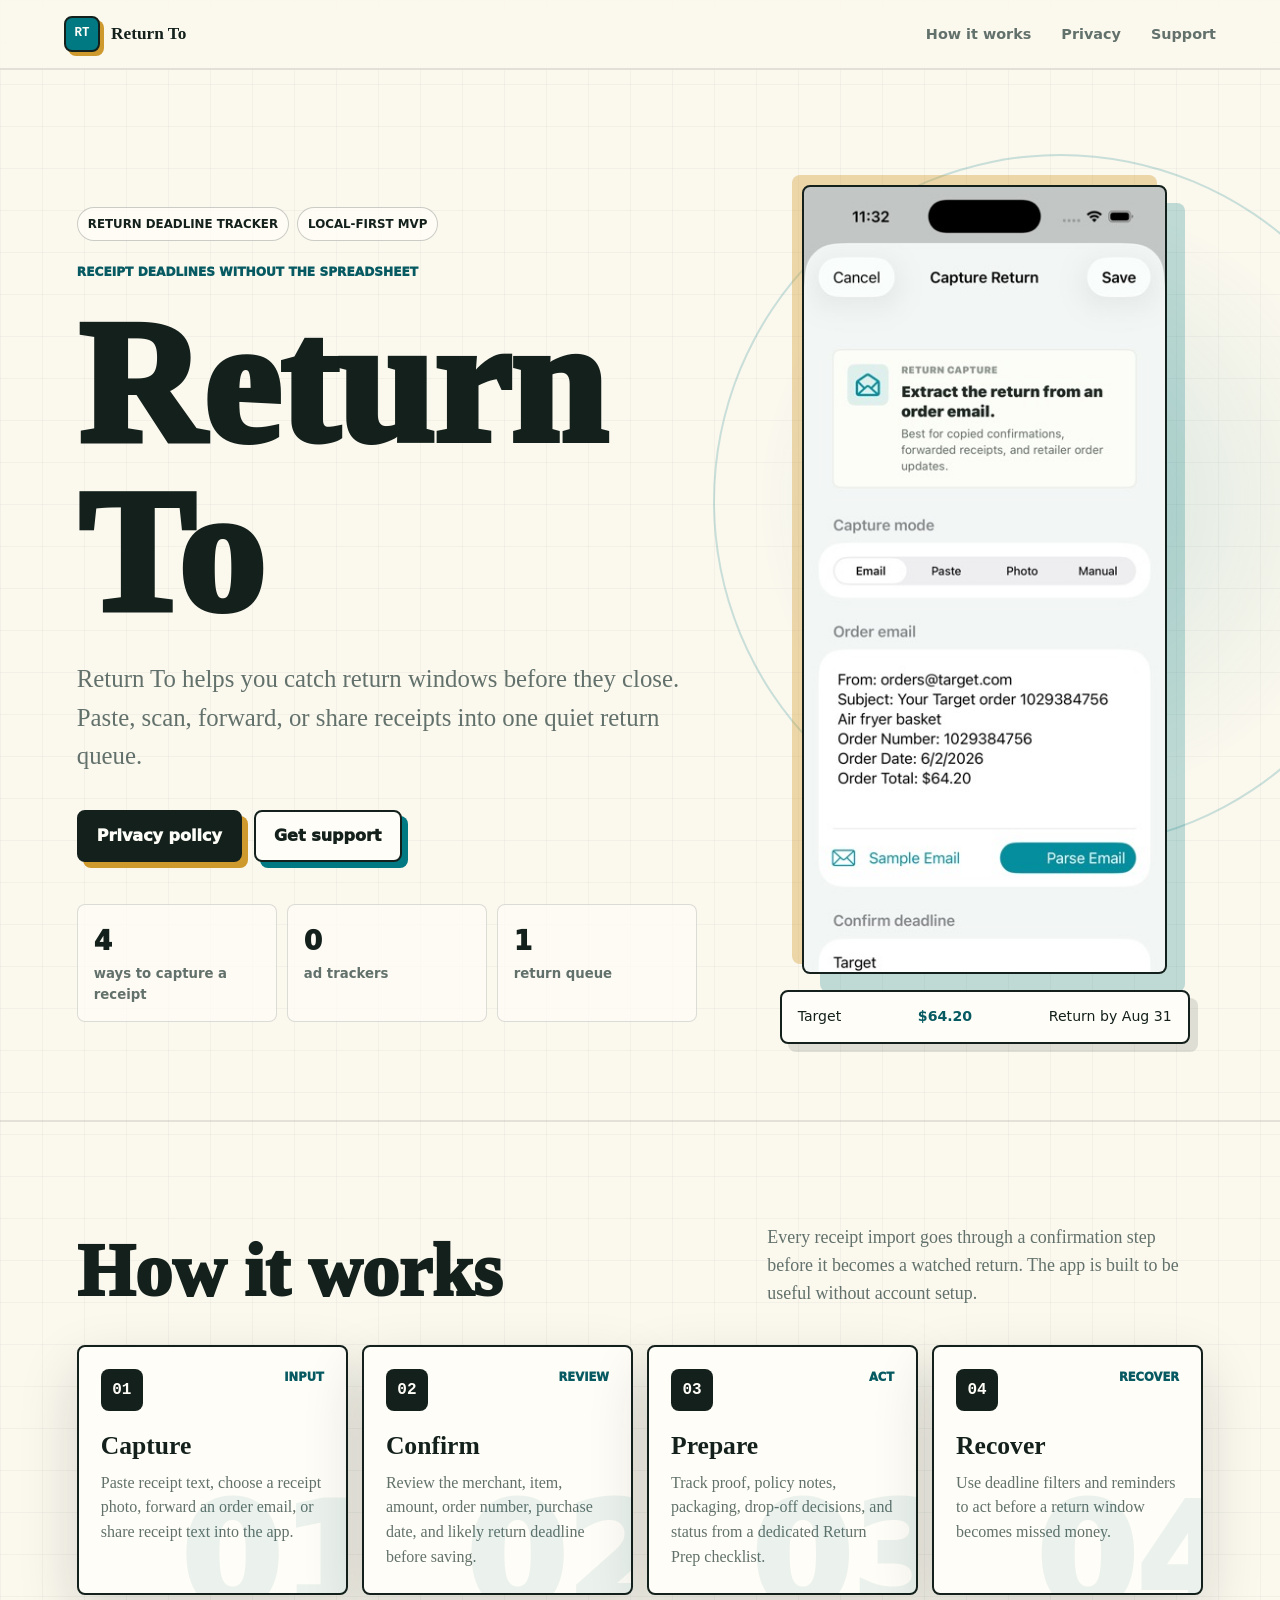
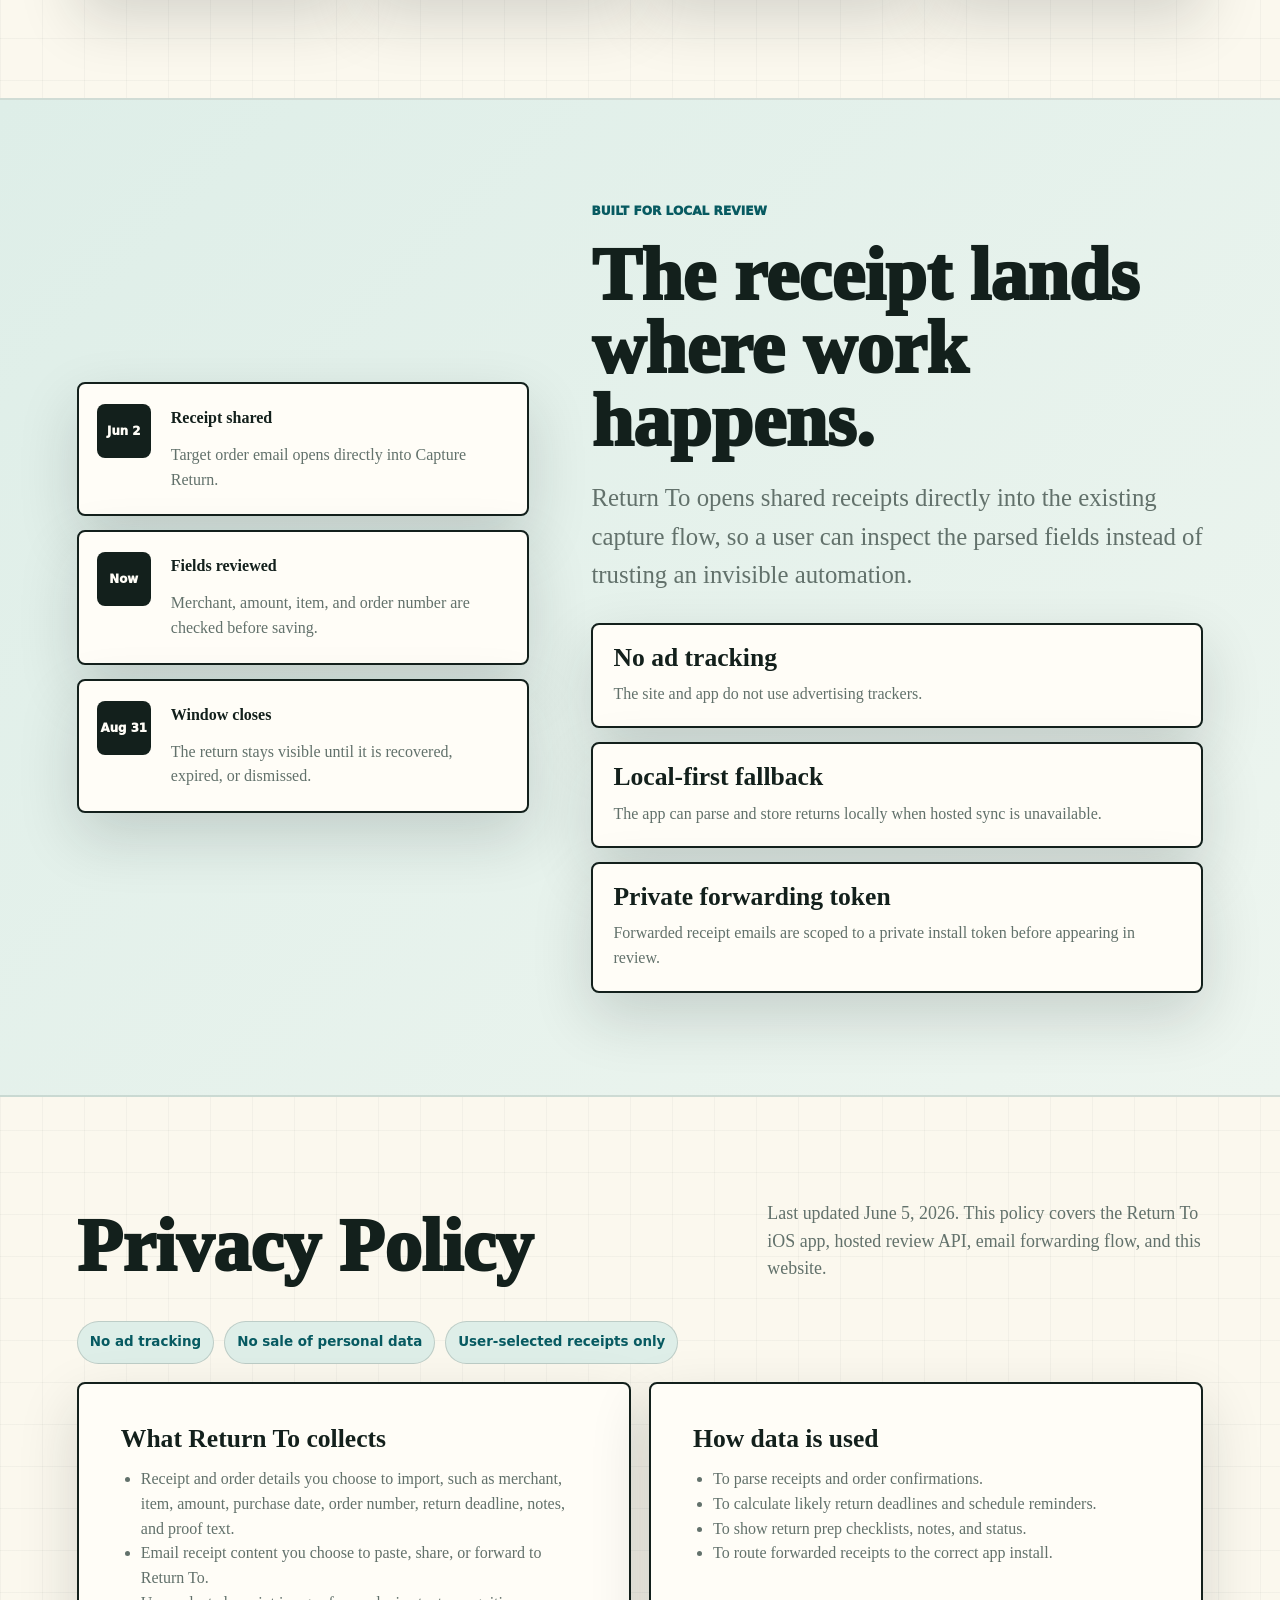
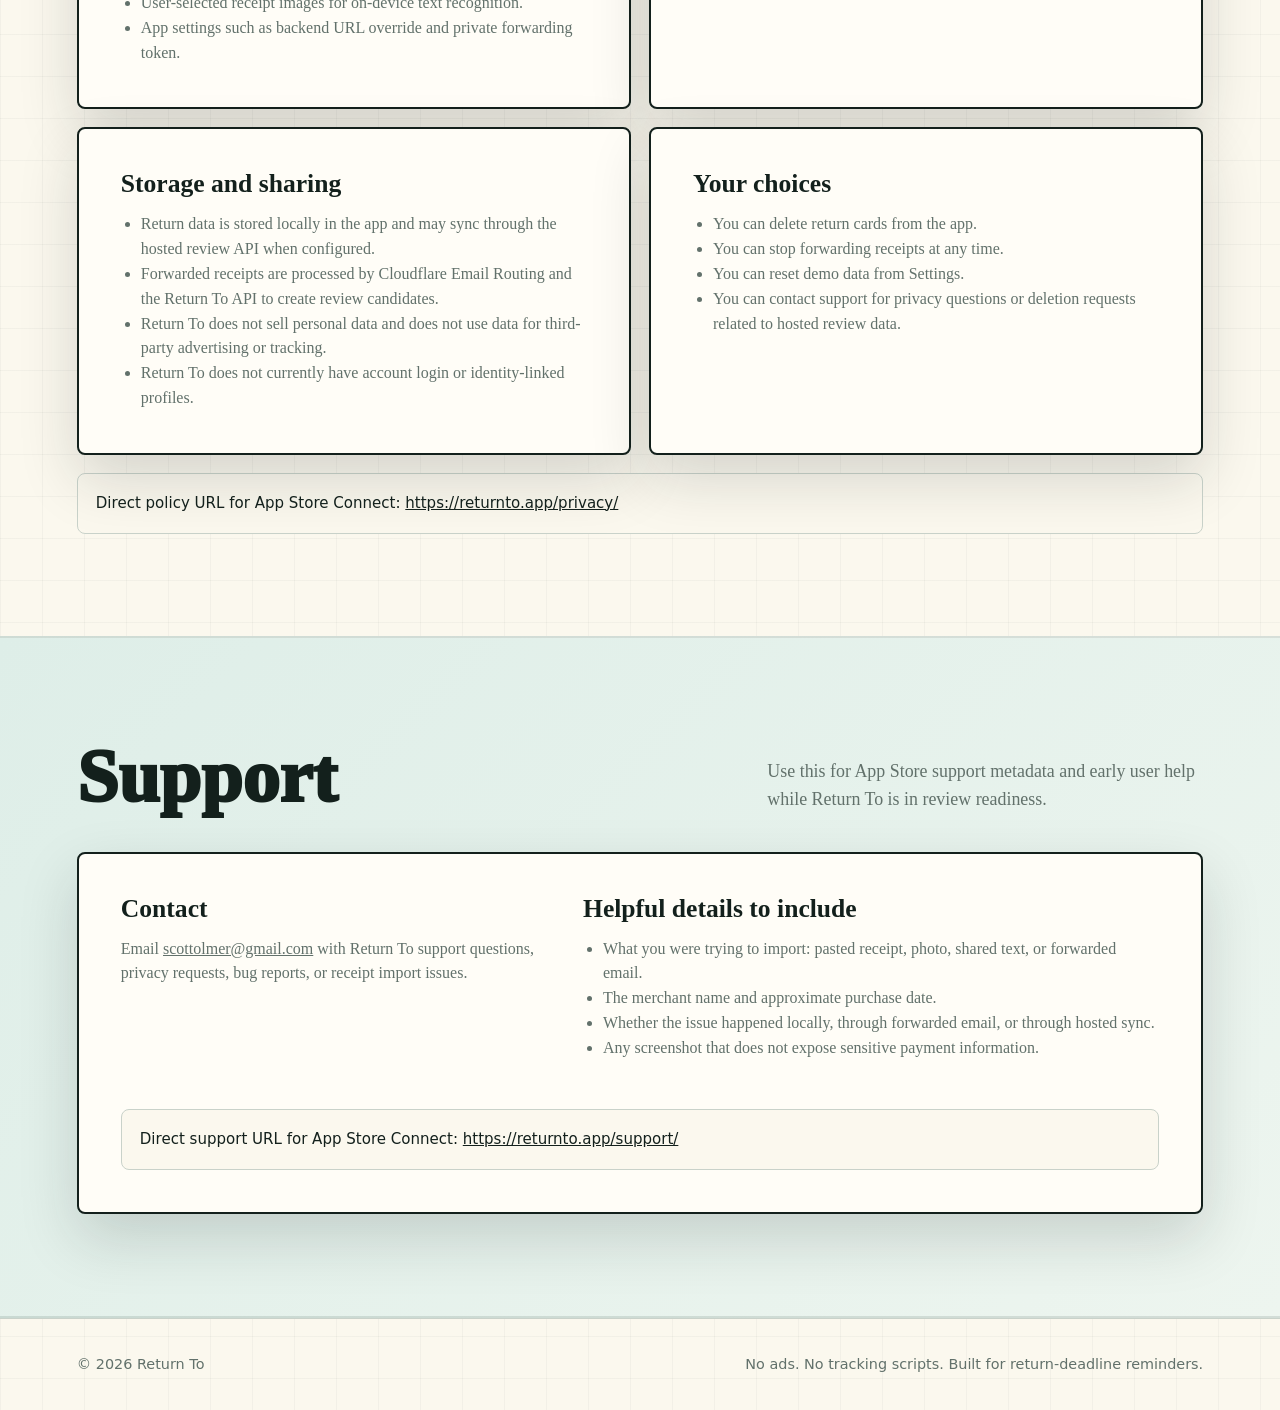
<file: index.html>
<!doctype html>
<html lang="en">
  <head>
    <meta charset="utf-8">
    <meta name="viewport" content="width=device-width, initial-scale=1">
    <title>Return To - Never miss a return window</title>
    <meta name="description" content="Return To watches receipts, calculates return deadlines, and reminds you before money becomes non-returnable.">
    <link rel="canonical" href="https://returnto.app/">
    <link rel="stylesheet" href="styles.css">
  </head>
  <body>
    <header class="site-header">
      <a class="brand" href="#top" aria-label="Return To home">
        <span class="brand-mark">RT</span>
        <span>Return To</span>
      </a>
      <nav class="site-nav" aria-label="Primary navigation">
        <a href="#how">How it works</a>
        <a href="#privacy">Privacy</a>
        <a href="#support">Support</a>
      </nav>
    </header>

    <main id="top">
      <section class="hero" aria-labelledby="hero-title">
        <div class="hero-copy">
          <div class="hero-kicker">
            <span>Return deadline tracker</span>
            <span>Local-first MVP</span>
          </div>
          <p class="eyebrow">Receipt deadlines without the spreadsheet</p>
          <h1 id="hero-title">Return To</h1>
          <p class="lede">Return To helps you catch return windows before they close. Paste, scan, forward, or share receipts into one quiet return queue.</p>
          <div class="hero-actions">
            <a class="button" href="#privacy">Privacy policy</a>
            <a class="button secondary" href="#support">Get support</a>
          </div>
          <dl class="hero-stats" aria-label="Return To highlights">
            <div>
              <dt>4</dt>
              <dd>ways to capture a receipt</dd>
            </div>
            <div>
              <dt>0</dt>
              <dd>ad trackers</dd>
            </div>
            <div>
              <dt>1</dt>
              <dd>return queue</dd>
            </div>
          </dl>
        </div>
        <aside class="hero-visual" aria-label="Return To app screenshot">
          <div class="device-frame">
            <img src="assets/share-import.jpg" alt="Return To capture screen with a shared Target receipt prefilled and parsed.">
          </div>
          <div class="receipt-strip" aria-hidden="true">
            <span>Target</span>
            <strong>$64.20</strong>
            <span>Return by Aug 31</span>
          </div>
        </aside>
      </section>

      <section class="band" id="how" aria-labelledby="how-title">
        <div class="section-head">
          <h2 id="how-title">How it works</h2>
          <p>Every receipt import goes through a confirmation step before it becomes a watched return. The app is built to be useful without account setup.</p>
        </div>
        <div class="steps">
          <article class="step" data-step="01">
            <span class="step-number">01</span>
            <span class="step-label">Input</span>
            <h3>Capture</h3>
            <p>Paste receipt text, choose a receipt photo, forward an order email, or share receipt text into the app.</p>
          </article>
          <article class="step" data-step="02">
            <span class="step-number">02</span>
            <span class="step-label">Review</span>
            <h3>Confirm</h3>
            <p>Review the merchant, item, amount, order number, purchase date, and likely return deadline before saving.</p>
          </article>
          <article class="step" data-step="03">
            <span class="step-number">03</span>
            <span class="step-label">Act</span>
            <h3>Prepare</h3>
            <p>Track proof, policy notes, packaging, drop-off decisions, and status from a dedicated Return Prep checklist.</p>
          </article>
          <article class="step" data-step="04">
            <span class="step-number">04</span>
            <span class="step-label">Recover</span>
            <h3>Recover</h3>
            <p>Use deadline filters and reminders to act before a return window becomes missed money.</p>
          </article>
        </div>
      </section>

      <section class="band mist" aria-labelledby="product-title">
        <div class="proof-grid">
          <ol class="deadline-rail" aria-label="Return To workflow example">
            <li>
              <span class="rail-date">Jun 2</span>
              <strong>Receipt shared</strong>
              <p>Target order email opens directly into Capture Return.</p>
            </li>
            <li>
              <span class="rail-date">Now</span>
              <strong>Fields reviewed</strong>
              <p>Merchant, amount, item, and order number are checked before saving.</p>
            </li>
            <li>
              <span class="rail-date">Aug 31</span>
              <strong>Window closes</strong>
              <p>The return stays visible until it is recovered, expired, or dismissed.</p>
            </li>
          </ol>
          <div>
            <p class="eyebrow">Built for local review</p>
            <h2 id="product-title">The receipt lands where work happens.</h2>
            <p class="lede">Return To opens shared receipts directly into the existing capture flow, so a user can inspect the parsed fields instead of trusting an invisible automation.</p>
            <div class="facts">
              <article class="fact">
                <h3>No ad tracking</h3>
                <p>The site and app do not use advertising trackers.</p>
              </article>
              <article class="fact">
                <h3>Local-first fallback</h3>
                <p>The app can parse and store returns locally when hosted sync is unavailable.</p>
              </article>
              <article class="fact">
                <h3>Private forwarding token</h3>
                <p>Forwarded receipt emails are scoped to a private install token before appearing in review.</p>
              </article>
            </div>
          </div>
        </div>
      </section>

      <section class="band" id="privacy" aria-labelledby="privacy-title">
        <div class="section-head">
          <h2 id="privacy-title">Privacy Policy</h2>
          <p>Last updated June 5, 2026. This policy covers the Return To iOS app, hosted review API, email forwarding flow, and this website.</p>
        </div>
        <div class="policy-summary" aria-label="Privacy summary">
          <span>No ad tracking</span>
          <span>No sale of personal data</span>
          <span>User-selected receipts only</span>
        </div>
        <div class="policy-grid">
          <article class="policy-panel">
            <h3>What Return To collects</h3>
            <ul>
              <li>Receipt and order details you choose to import, such as merchant, item, amount, purchase date, order number, return deadline, notes, and proof text.</li>
              <li>Email receipt content you choose to paste, share, or forward to Return To.</li>
              <li>User-selected receipt images for on-device text recognition.</li>
              <li>App settings such as backend URL override and private forwarding token.</li>
            </ul>
          </article>
          <article class="policy-panel">
            <h3>How data is used</h3>
            <ul>
              <li>To parse receipts and order confirmations.</li>
              <li>To calculate likely return deadlines and schedule reminders.</li>
              <li>To show return prep checklists, notes, and status.</li>
              <li>To route forwarded receipts to the correct app install.</li>
            </ul>
          </article>
          <article class="policy-panel">
            <h3>Storage and sharing</h3>
            <ul>
              <li>Return data is stored locally in the app and may sync through the hosted review API when configured.</li>
              <li>Forwarded receipts are processed by Cloudflare Email Routing and the Return To API to create review candidates.</li>
              <li>Return To does not sell personal data and does not use data for third-party advertising or tracking.</li>
              <li>Return To does not currently have account login or identity-linked profiles.</li>
            </ul>
          </article>
          <article class="policy-panel">
            <h3>Your choices</h3>
            <ul>
              <li>You can delete return cards from the app.</li>
              <li>You can stop forwarding receipts at any time.</li>
              <li>You can reset demo data from Settings.</li>
              <li>You can contact support for privacy questions or deletion requests related to hosted review data.</li>
            </ul>
          </article>
        </div>
        <div class="anchor-card">
          Direct policy URL for App Store Connect: <a href="privacy/">https://returnto.app/privacy/</a>
        </div>
      </section>

      <section class="band mist" id="support" aria-labelledby="support-title">
        <div class="section-head">
          <h2 id="support-title">Support</h2>
          <p>Use this for App Store support metadata and early user help while Return To is in review readiness.</p>
        </div>
        <div class="support-panel">
          <div>
            <h3>Contact</h3>
            <p>Email <a href="mailto:scottolmer@gmail.com">scottolmer@gmail.com</a> with Return To support questions, privacy requests, bug reports, or receipt import issues.</p>
          </div>
          <div>
            <h3>Helpful details to include</h3>
            <ul>
              <li>What you were trying to import: pasted receipt, photo, shared text, or forwarded email.</li>
              <li>The merchant name and approximate purchase date.</li>
              <li>Whether the issue happened locally, through forwarded email, or through hosted sync.</li>
              <li>Any screenshot that does not expose sensitive payment information.</li>
            </ul>
          </div>
          <div class="anchor-card">
            Direct support URL for App Store Connect: <a href="support/">https://returnto.app/support/</a>
          </div>
        </div>
      </section>
    </main>

    <footer class="footer">
      <span>© 2026 Return To</span>
      <span>No ads. No tracking scripts. Built for return-deadline reminders.</span>
    </footer>
  </body>
</html>
</file>
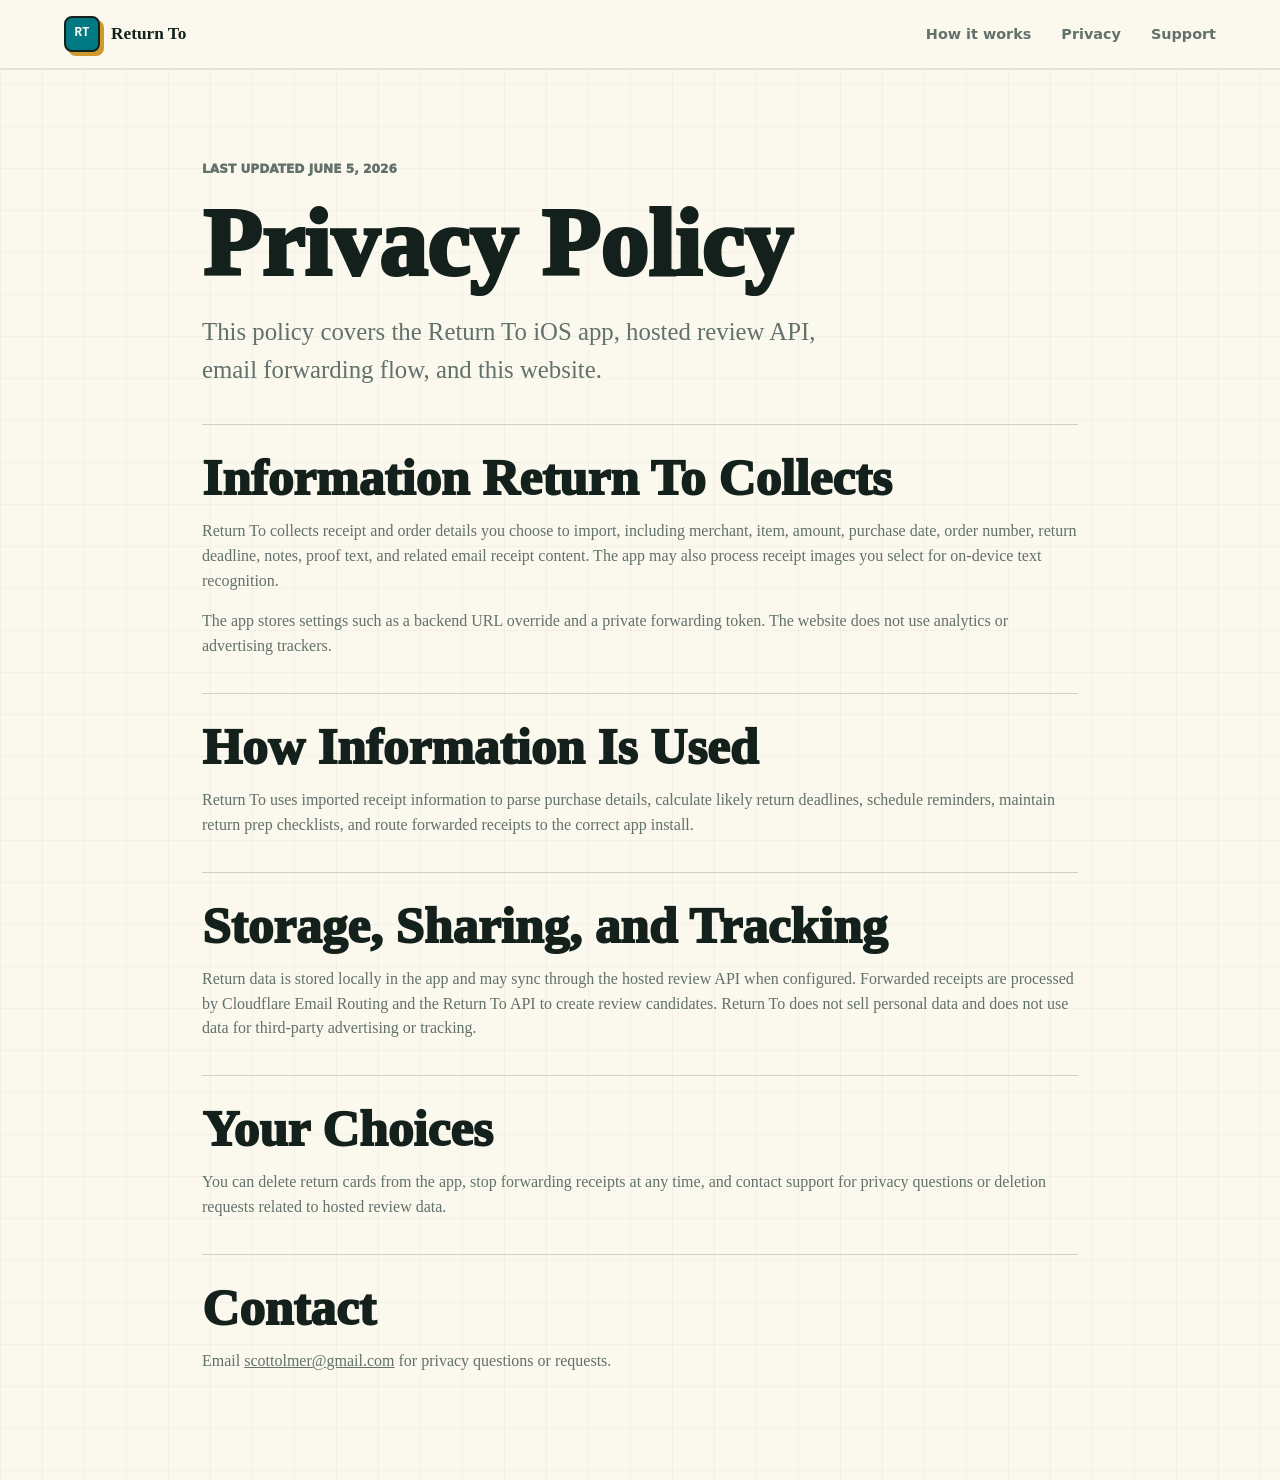
<file: privacy/index.html>
<!doctype html>
<html lang="en">
  <head>
    <meta charset="utf-8">
    <meta name="viewport" content="width=device-width, initial-scale=1">
    <title>Privacy Policy - Return To</title>
    <meta name="description" content="Return To privacy policy for App Store Connect.">
    <link rel="canonical" href="https://returnto.app/privacy/">
    <link rel="stylesheet" href="../styles.css">
  </head>
  <body>
    <header class="site-header">
      <a class="brand" href="../">
        <span class="brand-mark">RT</span>
        <span>Return To</span>
      </a>
      <nav class="site-nav" aria-label="Primary navigation">
        <a href="../#how">How it works</a>
        <a href="../#privacy">Privacy</a>
        <a href="../support/">Support</a>
      </nav>
    </header>

    <main class="legal-page">
      <p class="eyebrow">Last updated June 5, 2026</p>
      <h1>Privacy Policy</h1>
      <p class="lede">This policy covers the Return To iOS app, hosted review API, email forwarding flow, and this website.</p>

      <section>
        <h2>Information Return To Collects</h2>
        <p>Return To collects receipt and order details you choose to import, including merchant, item, amount, purchase date, order number, return deadline, notes, proof text, and related email receipt content. The app may also process receipt images you select for on-device text recognition.</p>
        <p>The app stores settings such as a backend URL override and a private forwarding token. The website does not use analytics or advertising trackers.</p>
      </section>

      <section>
        <h2>How Information Is Used</h2>
        <p>Return To uses imported receipt information to parse purchase details, calculate likely return deadlines, schedule reminders, maintain return prep checklists, and route forwarded receipts to the correct app install.</p>
      </section>

      <section>
        <h2>Storage, Sharing, and Tracking</h2>
        <p>Return data is stored locally in the app and may sync through the hosted review API when configured. Forwarded receipts are processed by Cloudflare Email Routing and the Return To API to create review candidates. Return To does not sell personal data and does not use data for third-party advertising or tracking.</p>
      </section>

      <section>
        <h2>Your Choices</h2>
        <p>You can delete return cards from the app, stop forwarding receipts at any time, and contact support for privacy questions or deletion requests related to hosted review data.</p>
      </section>

      <section>
        <h2>Contact</h2>
        <p>Email <a href="mailto:scottolmer@gmail.com">scottolmer@gmail.com</a> for privacy questions or requests.</p>
      </section>
    </main>
  </body>
</html>
</file>
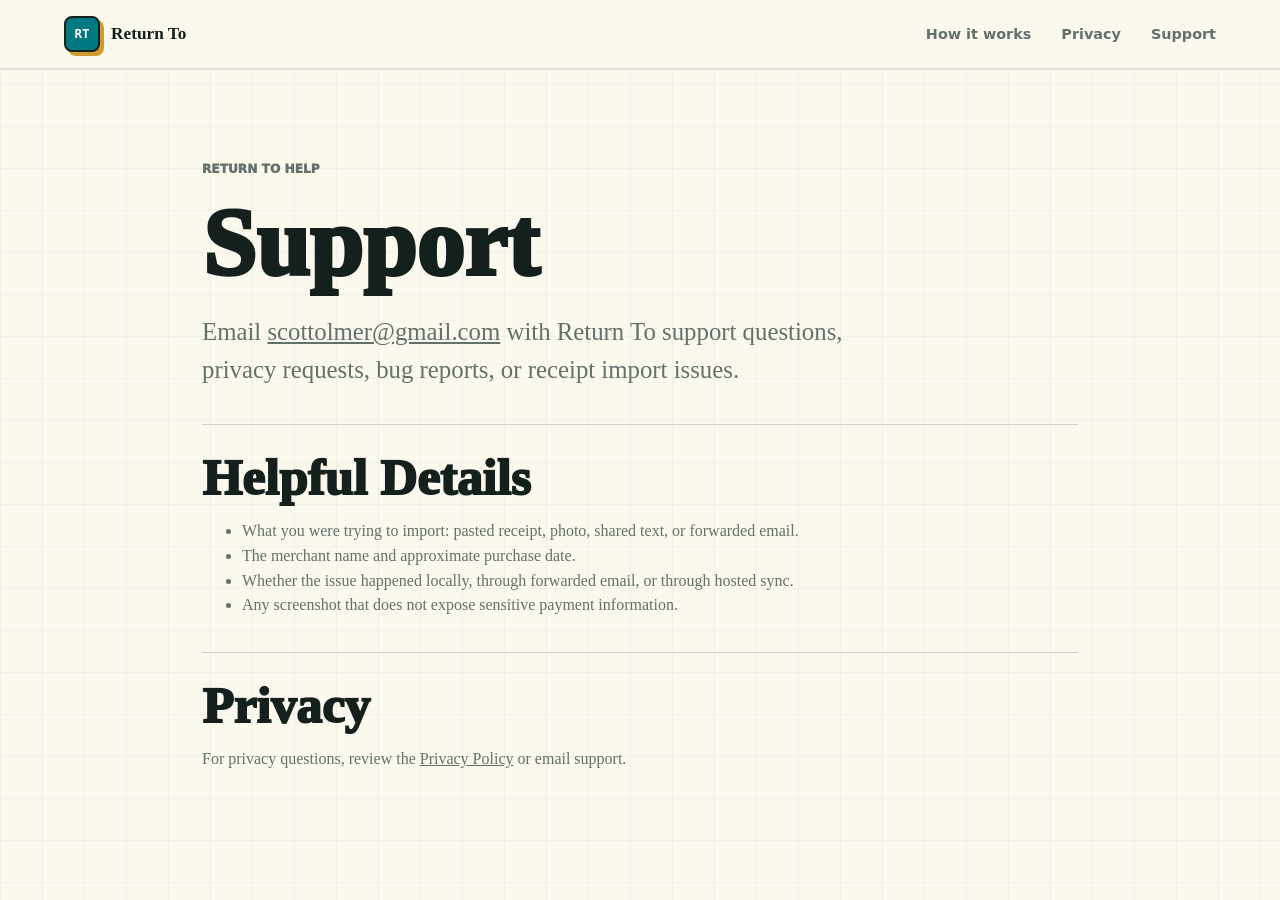
<file: support/index.html>
<!doctype html>
<html lang="en">
  <head>
    <meta charset="utf-8">
    <meta name="viewport" content="width=device-width, initial-scale=1">
    <title>Support - Return To</title>
    <meta name="description" content="Return To support contact page.">
    <link rel="canonical" href="https://returnto.app/support/">
    <link rel="stylesheet" href="../styles.css">
  </head>
  <body>
    <header class="site-header">
      <a class="brand" href="../">
        <span class="brand-mark">RT</span>
        <span>Return To</span>
      </a>
      <nav class="site-nav" aria-label="Primary navigation">
        <a href="../#how">How it works</a>
        <a href="../privacy/">Privacy</a>
        <a href="../#support">Support</a>
      </nav>
    </header>

    <main class="legal-page">
      <p class="eyebrow">Return To help</p>
      <h1>Support</h1>
      <p class="lede">Email <a href="mailto:scottolmer@gmail.com">scottolmer@gmail.com</a> with Return To support questions, privacy requests, bug reports, or receipt import issues.</p>

      <section>
        <h2>Helpful Details</h2>
        <ul>
          <li>What you were trying to import: pasted receipt, photo, shared text, or forwarded email.</li>
          <li>The merchant name and approximate purchase date.</li>
          <li>Whether the issue happened locally, through forwarded email, or through hosted sync.</li>
          <li>Any screenshot that does not expose sensitive payment information.</li>
        </ul>
      </section>

      <section>
        <h2>Privacy</h2>
        <p>For privacy questions, review the <a href="../privacy/">Privacy Policy</a> or email support.</p>
      </section>
    </main>
  </body>
</html>
</file>
<file: styles.css>
:root {
  color-scheme: light;
  --ink: #13201c;
  --muted: #62716b;
  --paper: #fbf8ee;
  --paper-2: #f2efe3;
  --mist: #deeee8;
  --line: #c9d2ca;
  --teal: #007982;
  --teal-dark: #075a61;
  --green: #1e7254;
  --amber: #cf9a2d;
  --coral: #c75639;
  --white: #fffdf7;
  --shadow: 0 24px 60px rgba(19, 32, 28, 0.16);
  --sans: ui-sans-serif, system-ui, -apple-system, BlinkMacSystemFont, "Segoe UI", sans-serif;
  --serif: Georgia, "Times New Roman", serif;
}

* {
  box-sizing: border-box;
}

html {
  scroll-behavior: smooth;
}

body {
  margin: 0;
  color: var(--ink);
  font-family: var(--serif);
  line-height: 1.55;
  background:
    linear-gradient(rgba(19, 32, 28, 0.035) 1px, transparent 1px),
    linear-gradient(90deg, rgba(19, 32, 28, 0.035) 1px, transparent 1px),
    var(--paper);
  background-size: 42px 42px;
}

a {
  color: inherit;
}

.site-header {
  position: sticky;
  top: 0;
  z-index: 10;
  display: flex;
  align-items: center;
  justify-content: space-between;
  gap: 24px;
  padding: 16px clamp(20px, 5vw, 70px);
  border-bottom: 2px solid rgba(19, 32, 28, 0.1);
  background: rgba(251, 248, 238, 0.9);
  backdrop-filter: blur(16px);
}

.brand {
  display: inline-flex;
  align-items: center;
  gap: 11px;
  color: var(--ink);
  font-weight: 900;
  font-size: 1.08rem;
  text-decoration: none;
}

.brand-mark {
  display: grid;
  place-items: center;
  width: 36px;
  height: 36px;
  border: 2px solid var(--ink);
  border-radius: 8px;
  background: var(--teal);
  color: var(--white);
  box-shadow: 4px 4px 0 var(--amber);
  font-family: ui-monospace, SFMono-Regular, Menlo, Consolas, monospace;
  font-size: 0.78rem;
  font-weight: 900;
}

.site-nav {
  display: flex;
  align-items: center;
  gap: clamp(14px, 3vw, 30px);
  color: var(--muted);
  font-family: var(--sans);
  font-size: 0.9rem;
  font-weight: 800;
}

.site-nav a {
  position: relative;
  text-decoration: none;
}

.site-nav a::after {
  position: absolute;
  left: 0;
  bottom: -6px;
  width: 0;
  height: 2px;
  background: var(--teal);
  content: "";
  transition: width 160ms ease;
}

.site-nav a:hover,
.site-nav a:focus-visible {
  color: var(--ink);
}

.site-nav a:hover::after,
.site-nav a:focus-visible::after {
  width: 100%;
}

.hero {
  position: relative;
  min-height: 86vh;
  display: grid;
  grid-template-columns: minmax(0, 1.03fr) minmax(320px, 0.72fr);
  gap: clamp(28px, 5vw, 74px);
  align-items: center;
  overflow: hidden;
  padding: clamp(58px, 9vw, 118px) clamp(22px, 6vw, 82px) clamp(42px, 7vw, 76px);
  border-bottom: 2px solid rgba(19, 32, 28, 0.1);
}

.hero::before {
  position: absolute;
  inset: 8% -10% auto auto;
  width: min(54vw, 740px);
  height: min(54vw, 740px);
  border: 2px solid rgba(0, 121, 130, 0.2);
  border-radius: 50%;
  background: radial-gradient(circle, rgba(0, 121, 130, 0.14), rgba(0, 121, 130, 0) 62%);
  content: "";
}

.hero-copy,
.hero-visual {
  position: relative;
  z-index: 1;
}

.hero-kicker {
  display: flex;
  flex-wrap: wrap;
  gap: 8px;
  margin-bottom: 22px;
  font-family: var(--sans);
  font-size: 0.74rem;
  font-weight: 900;
  text-transform: uppercase;
}

.hero-kicker span {
  padding: 7px 10px;
  border: 1px solid rgba(19, 32, 28, 0.22);
  border-radius: 999px;
  background: rgba(255, 253, 247, 0.78);
}

.eyebrow {
  margin: 0 0 18px;
  color: var(--teal-dark);
  font-family: var(--sans);
  font-size: 0.76rem;
  font-weight: 950;
  letter-spacing: 0;
  text-transform: uppercase;
}

h1,
h2,
h3 {
  margin: 0;
  line-height: 0.98;
}

h1 {
  max-width: 9ch;
  font-size: clamp(4.4rem, 14vw, 10.8rem);
  font-weight: 950;
}

h2 {
  font-size: clamp(2.35rem, 5.8vw, 5rem);
  font-weight: 950;
}

h3 {
  font-size: clamp(1.22rem, 2vw, 1.6rem);
}

.lede {
  max-width: 670px;
  margin: 22px 0 0;
  color: var(--muted);
  font-size: clamp(1.14rem, 2.05vw, 1.55rem);
}

.hero-actions {
  display: flex;
  flex-wrap: wrap;
  gap: 12px;
  margin-top: 34px;
}

.button {
  display: inline-flex;
  align-items: center;
  justify-content: center;
  min-height: 48px;
  padding: 12px 18px;
  border: 2px solid var(--ink);
  border-radius: 8px;
  background: var(--ink);
  color: var(--white);
  box-shadow: 6px 6px 0 var(--amber);
  font-family: var(--sans);
  font-weight: 950;
  text-decoration: none;
  transition: transform 160ms ease, box-shadow 160ms ease;
}

.button.secondary {
  background: var(--white);
  color: var(--ink);
  box-shadow: 6px 6px 0 var(--teal);
}

.button:hover,
.button:focus-visible {
  transform: translate(2px, 2px);
  box-shadow: 3px 3px 0 var(--amber);
}

.button.secondary:hover,
.button.secondary:focus-visible {
  box-shadow: 3px 3px 0 var(--teal);
}

.hero-stats {
  display: grid;
  grid-template-columns: repeat(3, minmax(0, 1fr));
  gap: 10px;
  width: min(620px, 100%);
  margin: 42px 0 0;
}

.hero-stats div {
  padding: 16px;
  border: 1px solid rgba(19, 32, 28, 0.14);
  border-radius: 8px;
  background: rgba(255, 253, 247, 0.72);
}

.hero-stats dt {
  font-family: var(--sans);
  font-size: 1.65rem;
  font-weight: 950;
}

.hero-stats dd {
  margin: 2px 0 0;
  color: var(--muted);
  font-family: var(--sans);
  font-size: 0.83rem;
  font-weight: 750;
}

.hero-visual {
  display: grid;
  justify-items: center;
  gap: 16px;
}

.device-frame {
  width: min(365px, 100%);
  overflow: hidden;
  border: 2px solid var(--ink);
  border-radius: 8px;
  background: var(--ink);
  box-shadow: 18px 18px 0 rgba(0, 121, 130, 0.24), -10px -10px 0 rgba(207, 154, 45, 0.36);
}

.device-frame img {
  display: block;
  width: 100%;
  height: auto;
}

.receipt-strip {
  display: flex;
  align-items: center;
  justify-content: space-between;
  gap: 12px;
  width: min(410px, 100%);
  padding: 14px 16px;
  border: 2px solid var(--ink);
  border-radius: 8px;
  background: var(--white);
  box-shadow: 8px 8px 0 rgba(19, 32, 28, 0.12);
  font-family: var(--sans);
  font-size: 0.88rem;
}

.receipt-strip strong {
  color: var(--teal-dark);
}

.band {
  padding: clamp(58px, 8vw, 104px) clamp(22px, 6vw, 82px);
}

.band.mist {
  background: linear-gradient(135deg, var(--mist), #edf5ef);
  border-top: 2px solid rgba(19, 32, 28, 0.1);
  border-bottom: 2px solid rgba(19, 32, 28, 0.1);
}

.section-head {
  display: grid;
  grid-template-columns: minmax(0, 0.92fr) minmax(260px, 0.64fr);
  gap: clamp(24px, 5vw, 70px);
  align-items: end;
  margin-bottom: 38px;
}

.section-head p {
  margin: 0;
  color: var(--muted);
  font-size: 1.12rem;
}

.steps {
  display: grid;
  grid-template-columns: repeat(4, minmax(0, 1fr));
  gap: 14px;
}

.step,
.policy-panel,
.support-panel,
.fact,
.deadline-rail li {
  border: 2px solid var(--ink);
  border-radius: 8px;
  background: var(--white);
  box-shadow: var(--shadow);
}

.step {
  position: relative;
  min-height: 250px;
  padding: 22px;
  overflow: hidden;
}

.step::after {
  position: absolute;
  right: -34px;
  bottom: -38px;
  color: rgba(0, 121, 130, 0.08);
  font-family: var(--sans);
  font-size: 9rem;
  font-weight: 950;
  line-height: 1;
  content: attr(data-step);
}

.step-number {
  display: inline-grid;
  place-items: center;
  width: 42px;
  height: 42px;
  margin-bottom: 22px;
  border-radius: 8px;
  background: var(--ink);
  color: var(--white);
  font-family: ui-monospace, SFMono-Regular, Menlo, Consolas, monospace;
  font-weight: 900;
}

.step-label {
  float: right;
  color: var(--teal-dark);
  font-family: var(--sans);
  font-size: 0.72rem;
  font-weight: 950;
  text-transform: uppercase;
}

.step p,
.fact p,
.deadline-rail p {
  margin: 12px 0 0;
  color: var(--muted);
}

.proof-grid {
  display: grid;
  grid-template-columns: minmax(280px, 0.74fr) minmax(280px, 1fr);
  gap: clamp(24px, 5vw, 62px);
  align-items: center;
}

.deadline-rail {
  display: grid;
  gap: 14px;
  margin: 0;
  padding: 0;
  list-style: none;
}

.deadline-rail li {
  position: relative;
  padding: 22px 22px 22px 92px;
}

.rail-date {
  position: absolute;
  top: 20px;
  left: 18px;
  display: grid;
  place-items: center;
  width: 54px;
  min-height: 54px;
  border-radius: 8px;
  background: var(--ink);
  color: var(--white);
  font-family: var(--sans);
  font-size: 0.74rem;
  font-weight: 950;
  text-align: center;
}

.facts {
  display: grid;
  gap: 14px;
  margin-top: 28px;
}

.fact {
  padding: 20px;
}

.policy-summary {
  display: flex;
  flex-wrap: wrap;
  gap: 10px;
  margin-bottom: 18px;
}

.policy-summary span {
  padding: 10px 12px;
  border: 1px solid rgba(19, 32, 28, 0.16);
  border-radius: 999px;
  background: var(--mist);
  color: var(--teal-dark);
  font-family: var(--sans);
  font-size: 0.84rem;
  font-weight: 900;
}

.policy-panel,
.support-panel {
  padding: clamp(24px, 4vw, 42px);
}

.policy-panel li,
.support-panel li,
.policy-panel p,
.support-panel p {
  color: var(--muted);
}

.policy-grid {
  display: grid;
  grid-template-columns: repeat(2, minmax(0, 1fr));
  gap: 18px;
}

.policy-panel ul,
.support-panel ul {
  margin: 16px 0 0;
  padding-left: 20px;
}

.support-panel {
  display: grid;
  grid-template-columns: minmax(0, 0.75fr) minmax(0, 1fr);
  gap: 30px;
}

.support-panel .anchor-card {
  grid-column: 1 / -1;
}

.anchor-card {
  margin-top: 18px;
  padding: 18px;
  border: 1px solid var(--line);
  border-radius: 8px;
  background: var(--paper);
  font-family: var(--sans);
  font-size: 0.94rem;
  overflow-wrap: anywhere;
}

.footer {
  display: flex;
  justify-content: space-between;
  gap: 22px;
  padding: 34px clamp(22px, 6vw, 82px);
  color: var(--muted);
  border-top: 1px solid var(--line);
  font-family: var(--sans);
  font-size: 0.9rem;
}

.legal-page {
  max-width: 920px;
  margin: 0 auto;
  padding: clamp(50px, 8vw, 90px) 22px;
}

.legal-page h1 {
  max-width: none;
  font-size: clamp(3rem, 8vw, 6rem);
}

.legal-page h2 {
  font-size: clamp(1.8rem, 4vw, 3.2rem);
}

.legal-page section {
  margin-top: 34px;
  padding-top: 28px;
  border-top: 1px solid var(--line);
}

.legal-page p,
.legal-page li {
  color: var(--muted);
}

@media (max-width: 980px) {
  .hero {
    grid-template-columns: 1fr;
    min-height: auto;
  }

  .hero-visual {
    justify-items: start;
  }

  .device-frame {
    width: min(330px, 100%);
  }

  .section-head,
  .proof-grid,
  .policy-grid,
  .support-panel {
    grid-template-columns: 1fr;
  }

  .steps {
    grid-template-columns: repeat(2, minmax(0, 1fr));
  }
}

@media (max-width: 620px) {
  .site-header,
  .footer {
    align-items: flex-start;
    flex-direction: column;
  }

  .site-nav {
    width: 100%;
    justify-content: space-between;
    gap: 10px;
    font-size: 0.82rem;
  }

  h1 {
    font-size: clamp(4rem, 20vw, 5.8rem);
  }

  .hero-stats,
  .steps {
    grid-template-columns: 1fr;
  }

  .hero-visual {
    display: none;
  }

  .deadline-rail li {
    padding-left: 22px;
    padding-top: 86px;
  }
}
</file>
